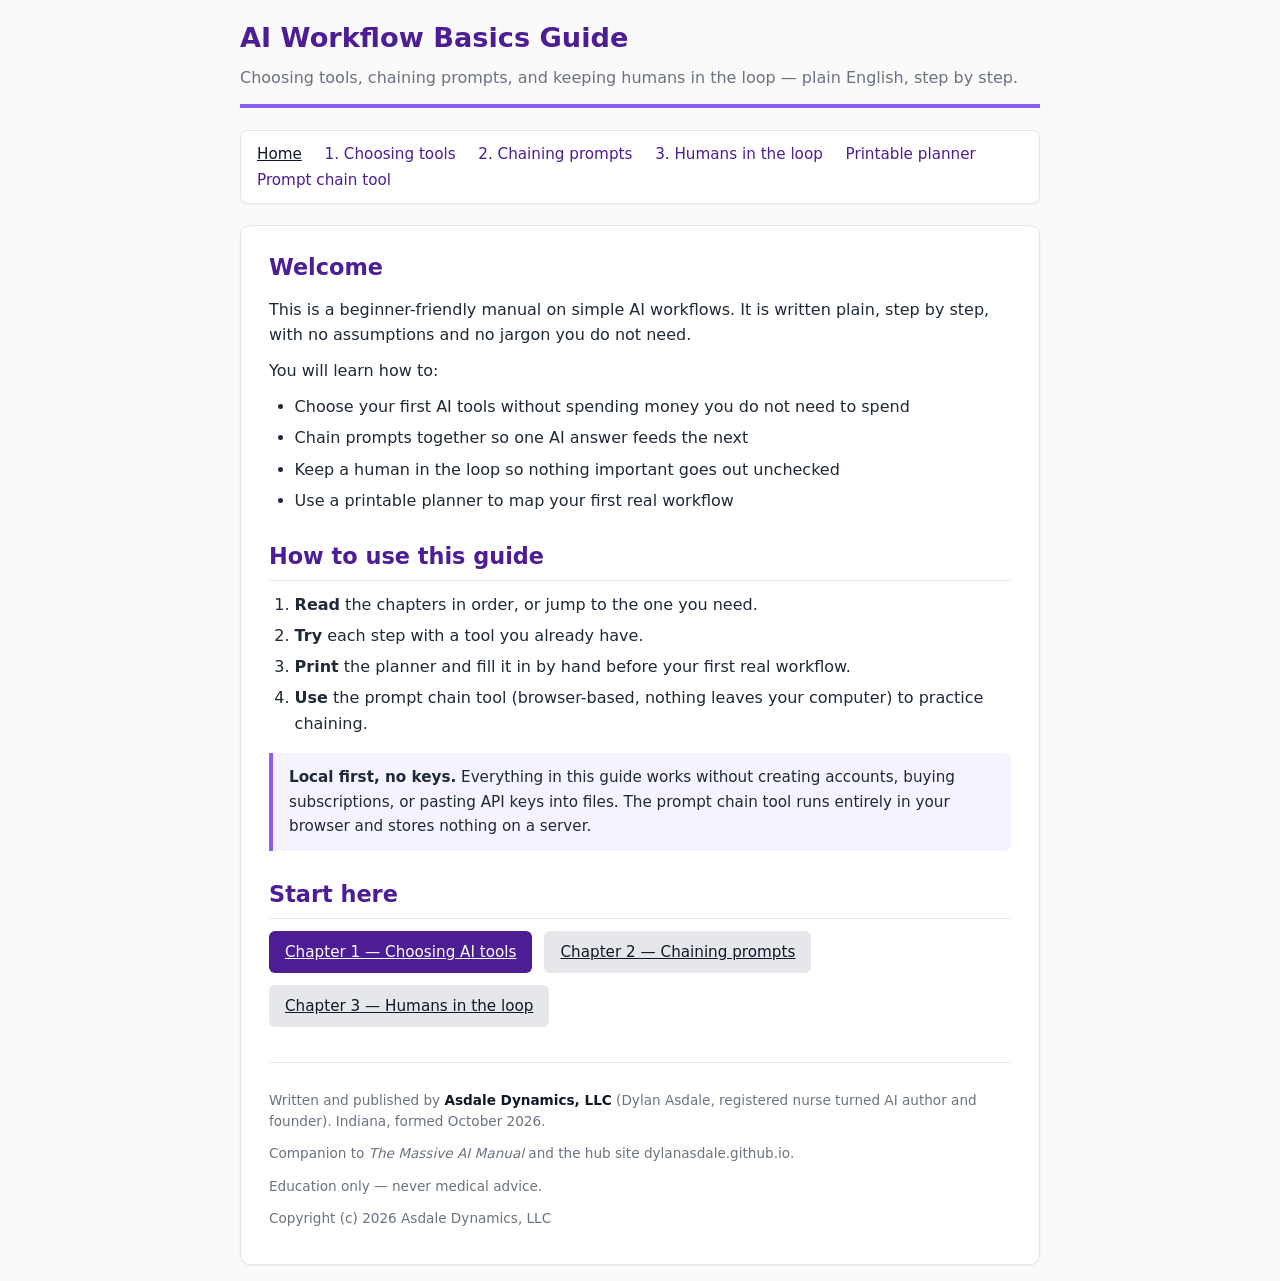
<file: site/index.html>
<!DOCTYPE html>
<html lang="en">
<head>
<meta charset="UTF-8">
<meta name="viewport" content="width=device-width, initial-scale=1.0">
<title>AI Workflow Basics Guide — Asdale Dynamics, LLC</title>
<link rel="stylesheet" href="style.css">
</head>
<body>
<header>
  <h1>AI Workflow Basics Guide</h1>
  <p class="tagline">Choosing tools, chaining prompts, and keeping humans in the loop — plain English, step by step.</p>
</header>
<nav>
  <a href="index.html" class="active">Home</a>
  <a href="choosing-tools.html">1. Choosing tools</a>
  <a href="chaining-prompts.html">2. Chaining prompts</a>
  <a href="humans-in-the-loop.html">3. Humans in the loop</a>
  <a href="planner.html">Printable planner</a>
  <a href="tools/prompt-chain.html">Prompt chain tool</a>
</nav>
<main>
  <h2>Welcome</h2>
  <p>This is a beginner-friendly manual on simple AI workflows. It is written plain,
  step by step, with no assumptions and no jargon you do not need.</p>
  <p>You will learn how to:</p>
  <ul>
    <li>Choose your first AI tools without spending money you do not need to spend</li>
    <li>Chain prompts together so one AI answer feeds the next</li>
    <li>Keep a human in the loop so nothing important goes out unchecked</li>
    <li>Use a printable planner to map your first real workflow</li>
  </ul>

  <h2>How to use this guide</h2>
  <ol>
    <li><strong>Read</strong> the chapters in order, or jump to the one you need.</li>
    <li><strong>Try</strong> each step with a tool you already have.</li>
    <li><strong>Print</strong> the planner and fill it in by hand before your first real workflow.</li>
    <li><strong>Use</strong> the prompt chain tool (browser-based, nothing leaves your computer) to practice chaining.</li>
  </ol>

  <div class="callout">
    <strong>Local first, no keys.</strong> Everything in this guide works without creating accounts,
    buying subscriptions, or pasting API keys into files. The prompt chain tool runs entirely in your
    browser and stores nothing on a server.
  </div>

  <h2>Start here</h2>
  <div class="row">
    <a href="choosing-tools.html" class="btn">Chapter 1 — Choosing AI tools</a>
    <a href="chaining-prompts.html" class="btn secondary">Chapter 2 — Chaining prompts</a>
    <a href="humans-in-the-loop.html" class="btn secondary">Chapter 3 — Humans in the loop</a>
  </div>

  <div class="credit">
    <p>Written and published by <strong>Asdale Dynamics, LLC</strong> (Dylan Asdale, registered nurse turned AI author and founder). Indiana, formed October 2026.</p>
    <p>Companion to <em>The Massive AI Manual</em> and the hub site dylanasdale.github.io.</p>
    <p>Education only — never medical advice.</p>
    <p>Copyright (c) 2026 Asdale Dynamics, LLC</p>
  </div>
</main>
</body>
</html>
</file>
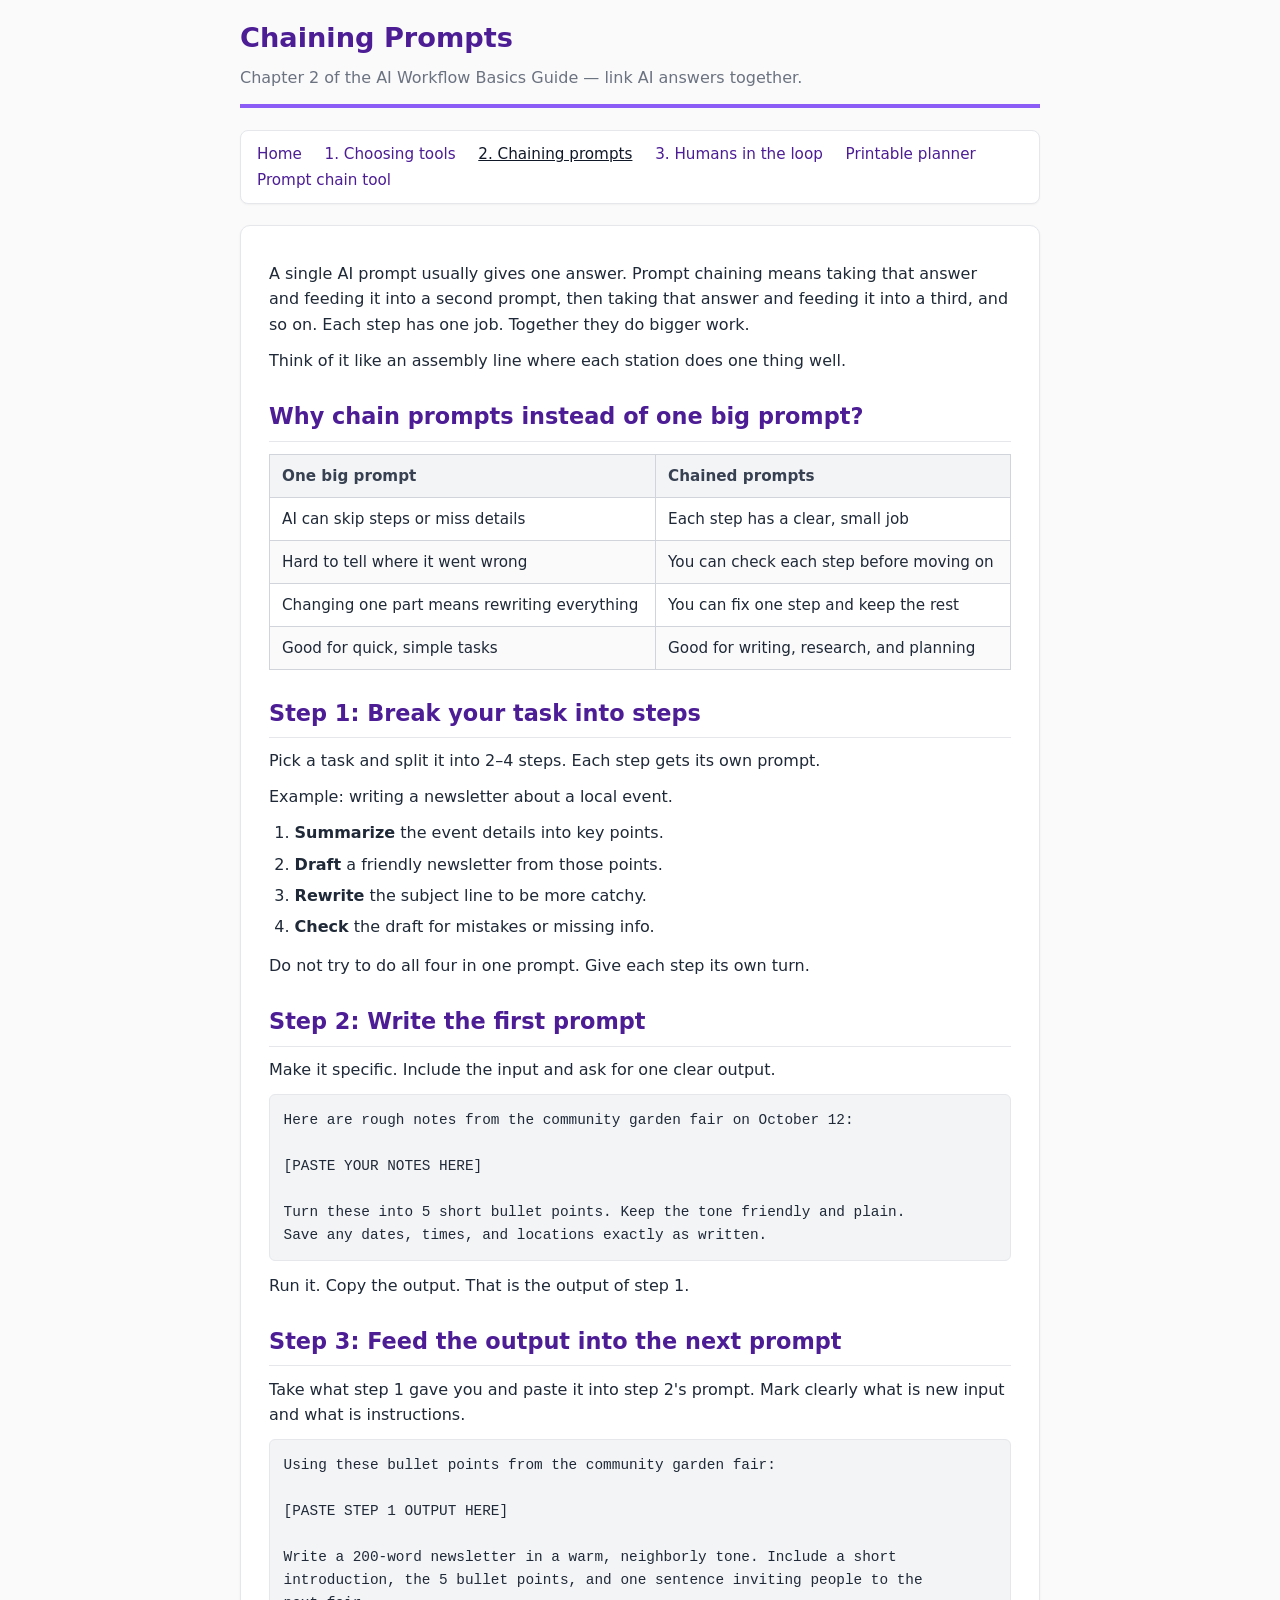
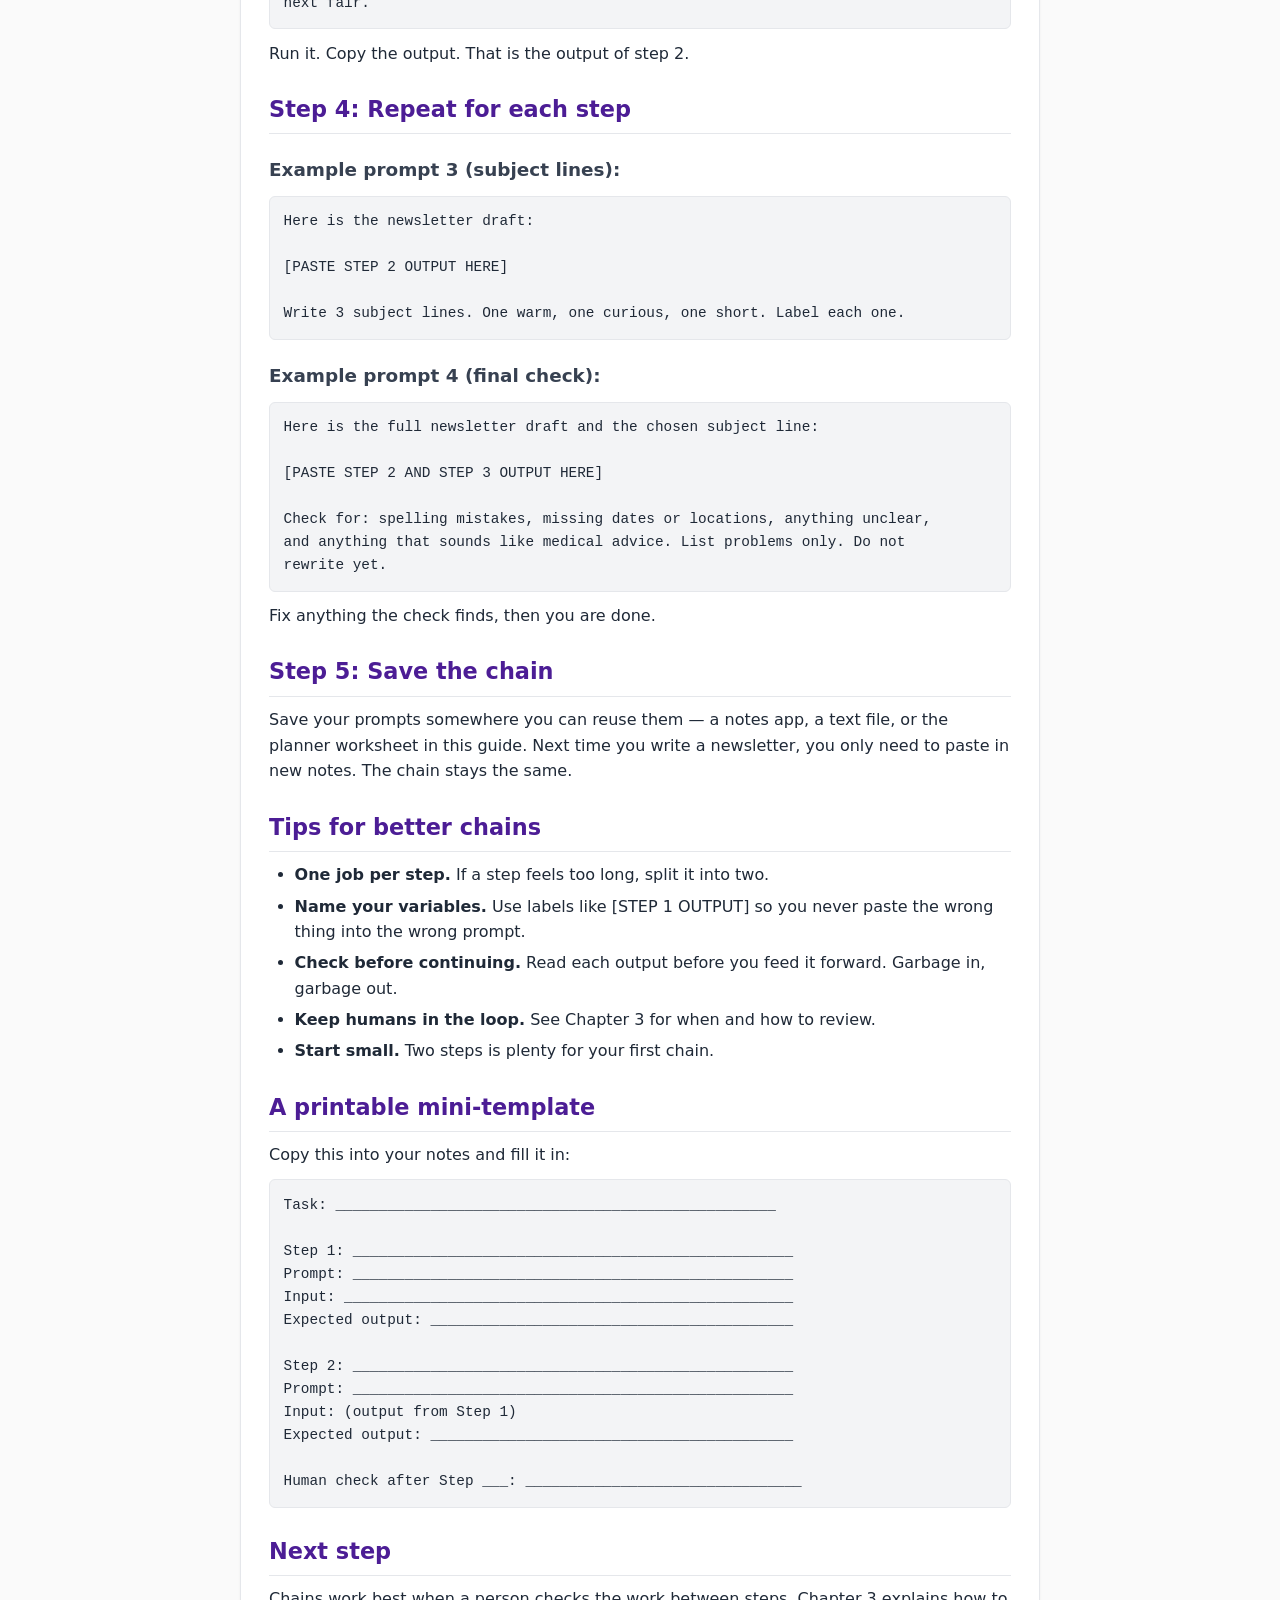
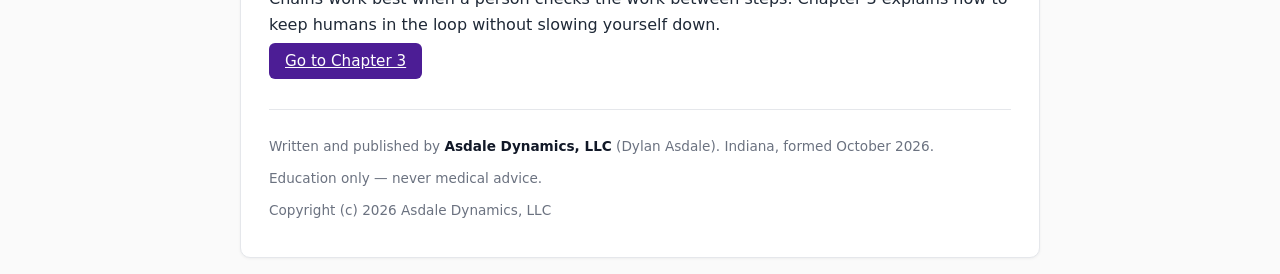
<file: site/chaining-prompts.html>
<!DOCTYPE html>
<html lang="en">
<head>
<meta charset="UTF-8">
<meta name="viewport" content="width=device-width, initial-scale=1.0">
<title>2. Chaining Prompts — Asdale Dynamics, LLC</title>
<link rel="stylesheet" href="style.css">
</head>
<body>
<header>
  <h1>Chaining Prompts</h1>
  <p class="tagline">Chapter 2 of the AI Workflow Basics Guide — link AI answers together.</p>
</header>
<nav>
  <a href="index.html">Home</a>
  <a href="choosing-tools.html">1. Choosing tools</a>
  <a href="chaining-prompts.html" class="active">2. Chaining prompts</a>
  <a href="humans-in-the-loop.html">3. Humans in the loop</a>
  <a href="planner.html">Printable planner</a>
  <a href="tools/prompt-chain.html">Prompt chain tool</a>
</nav>
<main>
  <p>A single AI prompt usually gives one answer. Prompt chaining means taking that
  answer and feeding it into a second prompt, then taking that answer and feeding
  it into a third, and so on. Each step has one job. Together they do bigger work.</p>
  <p>Think of it like an assembly line where each station does one thing well.</p>

  <h2>Why chain prompts instead of one big prompt?</h2>
  <table>
    <thead>
      <tr><th>One big prompt</th><th>Chained prompts</th></tr>
    </thead>
    <tbody>
      <tr><td>AI can skip steps or miss details</td><td>Each step has a clear, small job</td></tr>
      <tr><td>Hard to tell where it went wrong</td><td>You can check each step before moving on</td></tr>
      <tr><td>Changing one part means rewriting everything</td><td>You can fix one step and keep the rest</td></tr>
      <tr><td>Good for quick, simple tasks</td><td>Good for writing, research, and planning</td></tr>
    </tbody>
  </table>

  <h2>Step 1: Break your task into steps</h2>
  <p>Pick a task and split it into 2–4 steps. Each step gets its own prompt.</p>
  <p>Example: writing a newsletter about a local event.</p>
  <ol>
    <li><strong>Summarize</strong> the event details into key points.</li>
    <li><strong>Draft</strong> a friendly newsletter from those points.</li>
    <li><strong>Rewrite</strong> the subject line to be more catchy.</li>
    <li><strong>Check</strong> the draft for mistakes or missing info.</li>
  </ol>
  <p>Do not try to do all four in one prompt. Give each step its own turn.</p>

  <h2>Step 2: Write the first prompt</h2>
  <p>Make it specific. Include the input and ask for one clear output.</p>
  <pre>Here are rough notes from the community garden fair on October 12:

[PASTE YOUR NOTES HERE]

Turn these into 5 short bullet points. Keep the tone friendly and plain.
Save any dates, times, and locations exactly as written.</pre>
  <p>Run it. Copy the output. That is the output of step 1.</p>

  <h2>Step 3: Feed the output into the next prompt</h2>
  <p>Take what step 1 gave you and paste it into step 2's prompt. Mark clearly what
  is new input and what is instructions.</p>
  <pre>Using these bullet points from the community garden fair:

[PASTE STEP 1 OUTPUT HERE]

Write a 200-word newsletter in a warm, neighborly tone. Include a short
introduction, the 5 bullet points, and one sentence inviting people to the
next fair.</pre>
  <p>Run it. Copy the output. That is the output of step 2.</p>

  <h2>Step 4: Repeat for each step</h2>
  <h3>Example prompt 3 (subject lines):</h3>
  <pre>Here is the newsletter draft:

[PASTE STEP 2 OUTPUT HERE]

Write 3 subject lines. One warm, one curious, one short. Label each one.</pre>
  <h3>Example prompt 4 (final check):</h3>
  <pre>Here is the full newsletter draft and the chosen subject line:

[PASTE STEP 2 AND STEP 3 OUTPUT HERE]

Check for: spelling mistakes, missing dates or locations, anything unclear,
and anything that sounds like medical advice. List problems only. Do not
rewrite yet.</pre>
  <p>Fix anything the check finds, then you are done.</p>

  <h2>Step 5: Save the chain</h2>
  <p>Save your prompts somewhere you can reuse them — a notes app, a text file, or
  the planner worksheet in this guide. Next time you write a newsletter, you
  only need to paste in new notes. The chain stays the same.</p>

  <h2>Tips for better chains</h2>
  <ul>
    <li><strong>One job per step.</strong> If a step feels too long, split it into two.</li>
    <li><strong>Name your variables.</strong> Use labels like [STEP 1 OUTPUT] so you never
    paste the wrong thing into the wrong prompt.</li>
    <li><strong>Check before continuing.</strong> Read each output before you feed it forward.
    Garbage in, garbage out.</li>
    <li><strong>Keep humans in the loop.</strong> See Chapter 3 for when and how to review.</li>
    <li><strong>Start small.</strong> Two steps is plenty for your first chain.</li>
  </ul>

  <h2>A printable mini-template</h2>
  <p>Copy this into your notes and fill it in:</p>
  <pre>Task: ___________________________________________________

Step 1: ___________________________________________________
Prompt: ___________________________________________________
Input: ____________________________________________________
Expected output: __________________________________________

Step 2: ___________________________________________________
Prompt: ___________________________________________________
Input: (output from Step 1)
Expected output: __________________________________________

Human check after Step ___: ________________________________</pre>

  <h2>Next step</h2>
  <p>Chains work best when a person checks the work between steps. Chapter 3
  explains how to keep humans in the loop without slowing yourself down.</p>
  <a href="humans-in-the-loop.html" class="btn">Go to Chapter 3</a>

  <div class="credit">
    <p>Written and published by <strong>Asdale Dynamics, LLC</strong> (Dylan Asdale). Indiana, formed October 2026.</p>
    <p>Education only — never medical advice.</p>
    <p>Copyright (c) 2026 Asdale Dynamics, LLC</p>
  </div>
</main>
</body>
</html>
</file>
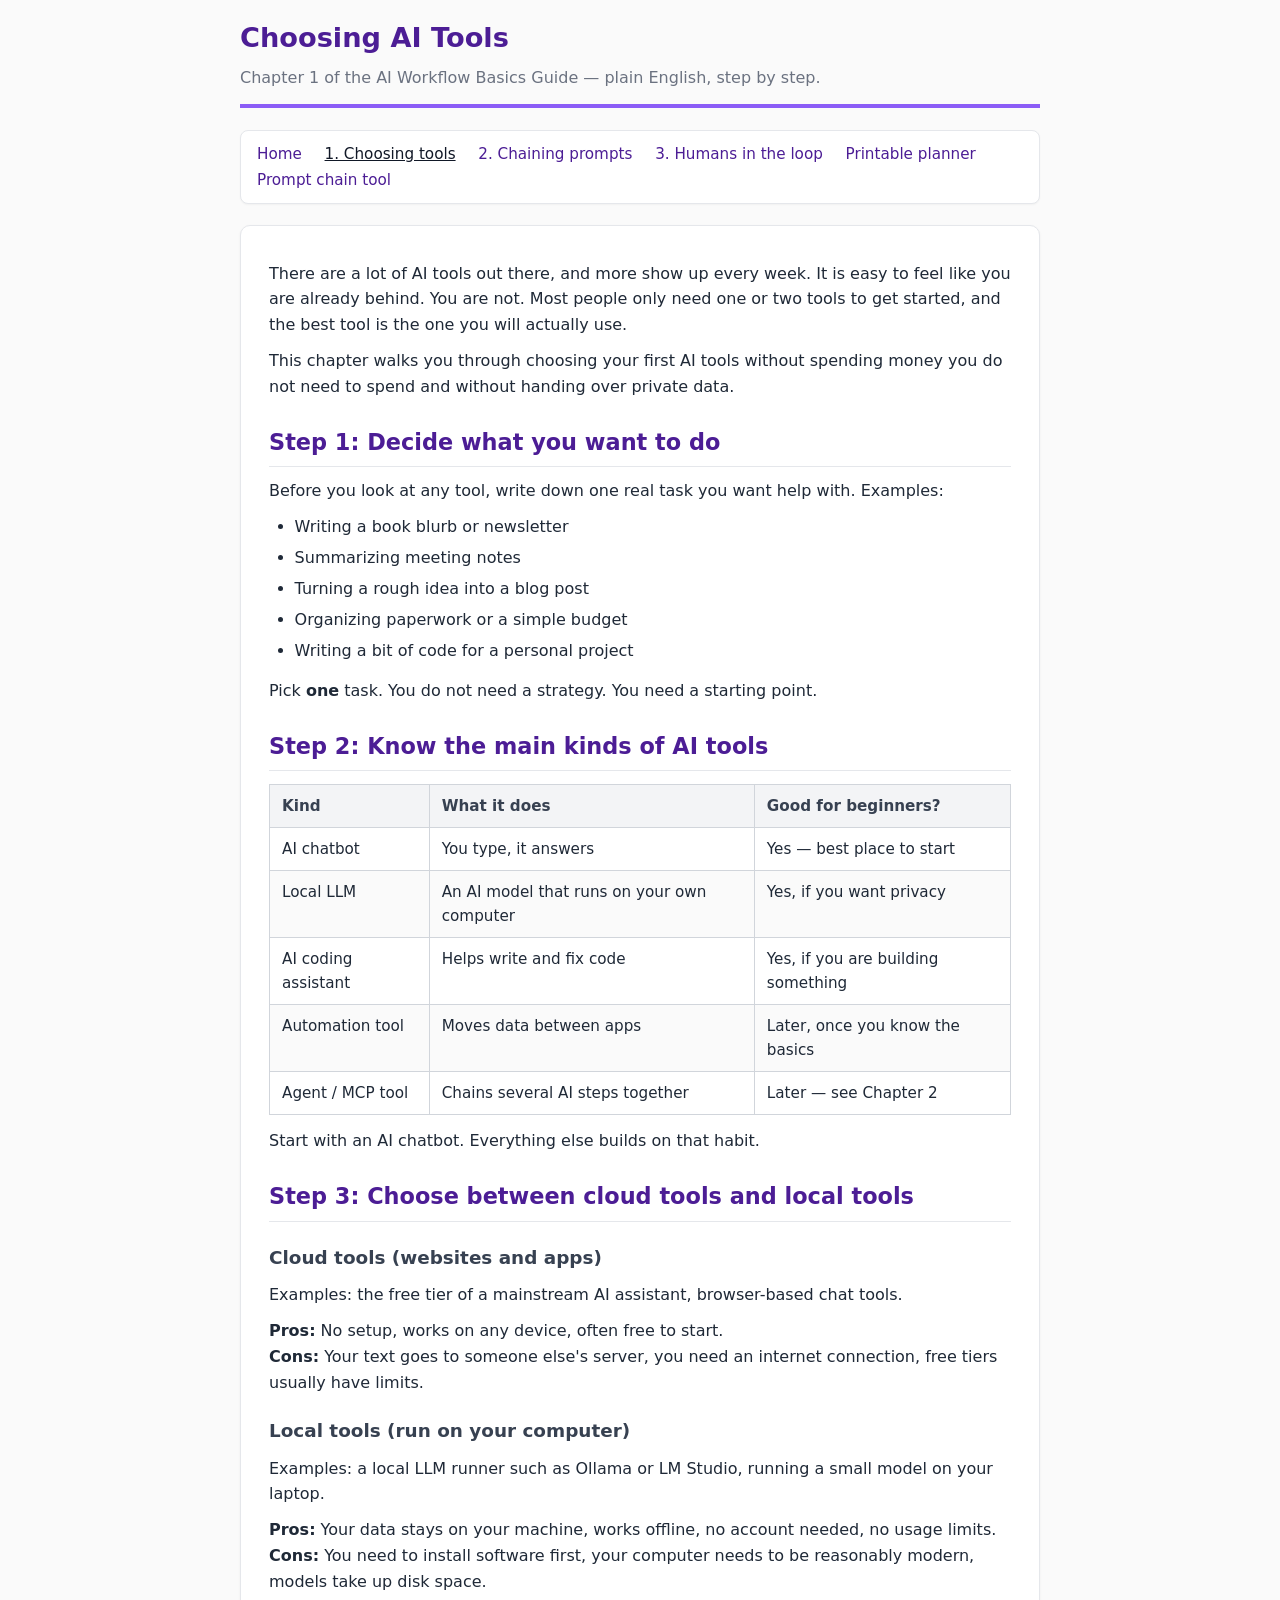
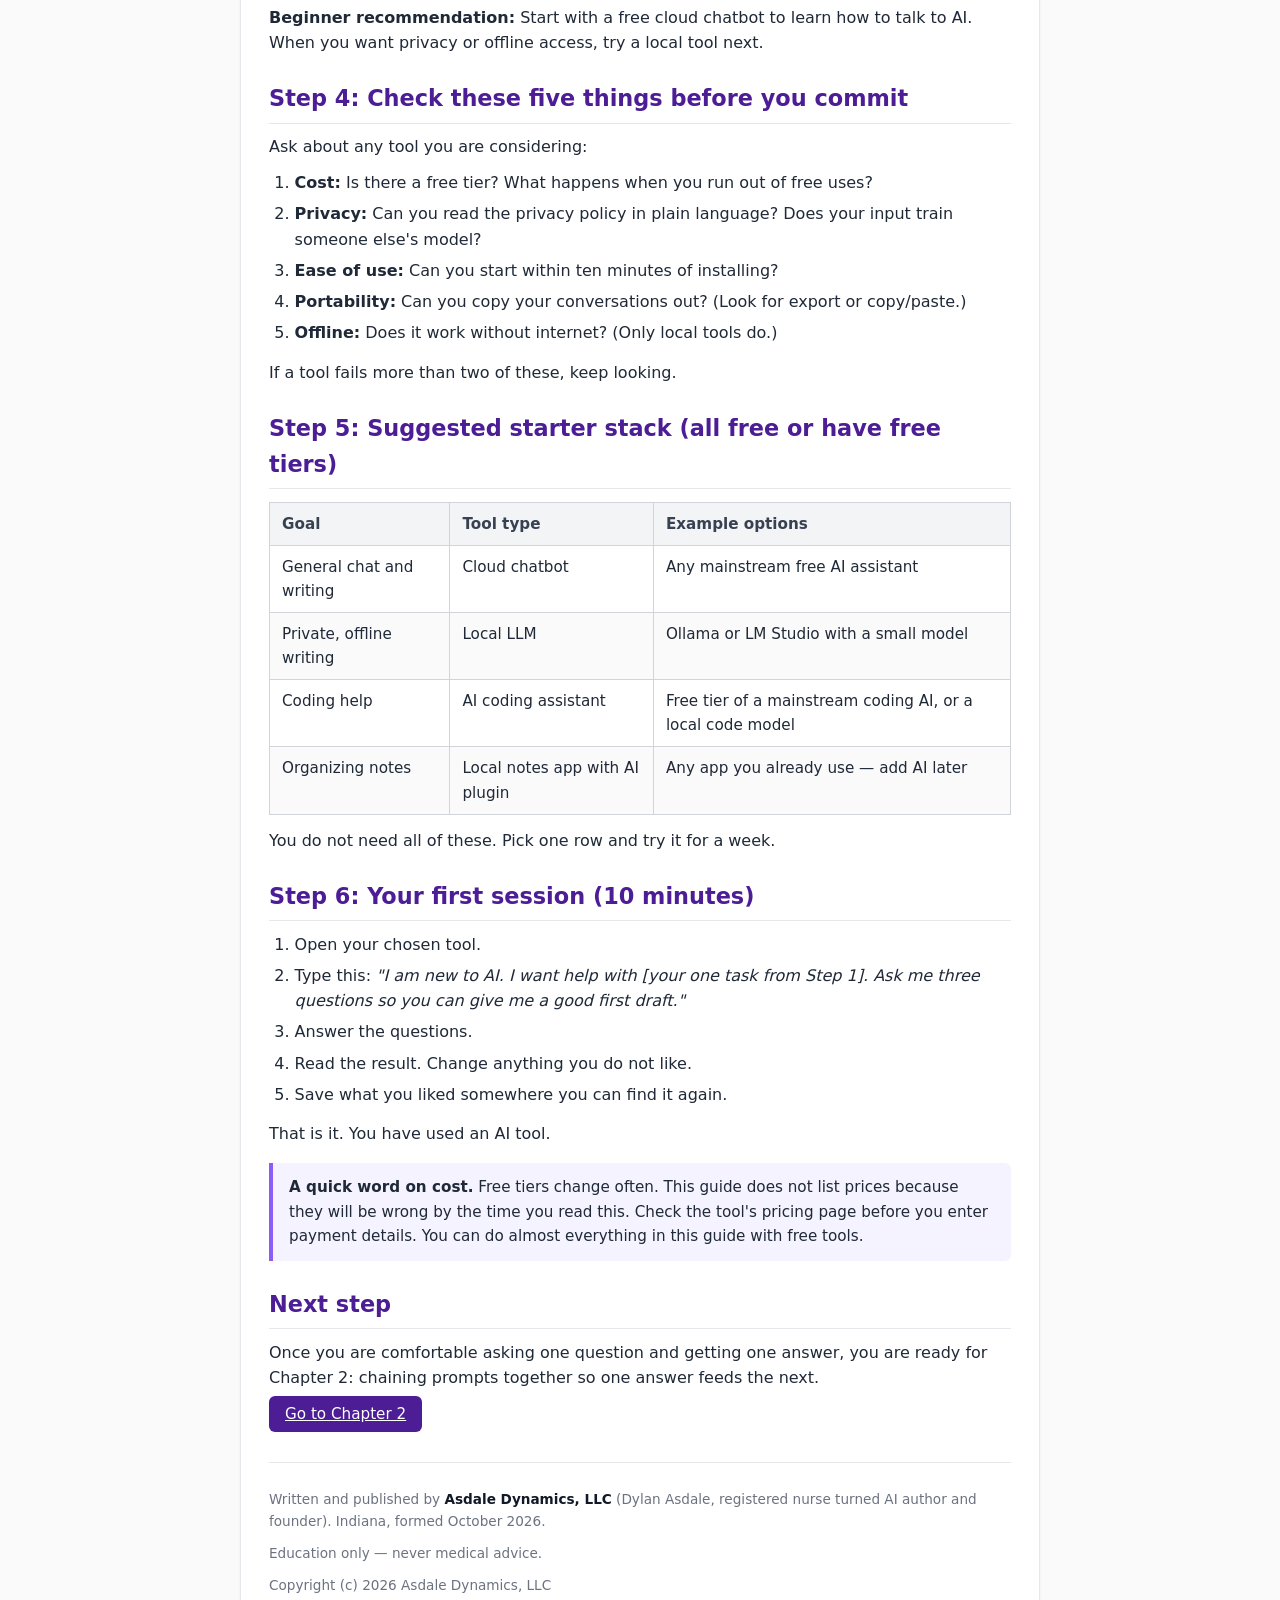
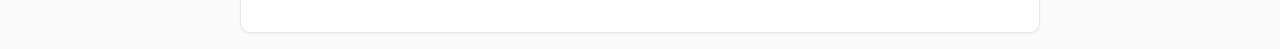
<file: site/choosing-tools.html>
<!DOCTYPE html>
<html lang="en">
<head>
<meta charset="UTF-8">
<meta name="viewport" content="width=device-width, initial-scale=1.0">
<title>1. Choosing AI Tools — Asdale Dynamics, LLC</title>
<link rel="stylesheet" href="style.css">
</head>
<body>
<header>
  <h1>Choosing AI Tools</h1>
  <p class="tagline">Chapter 1 of the AI Workflow Basics Guide — plain English, step by step.</p>
</header>
<nav>
  <a href="index.html">Home</a>
  <a href="choosing-tools.html" class="active">1. Choosing tools</a>
  <a href="chaining-prompts.html">2. Chaining prompts</a>
  <a href="humans-in-the-loop.html">3. Humans in the loop</a>
  <a href="planner.html">Printable planner</a>
  <a href="tools/prompt-chain.html">Prompt chain tool</a>
</nav>
<main>
  <p>There are a lot of AI tools out there, and more show up every week. It is easy
  to feel like you are already behind. You are not. Most people only need one or
  two tools to get started, and the best tool is the one you will actually use.</p>
  <p>This chapter walks you through choosing your first AI tools without spending
  money you do not need to spend and without handing over private data.</p>

  <h2>Step 1: Decide what you want to do</h2>
  <p>Before you look at any tool, write down one real task you want help with.
  Examples:</p>
  <ul>
    <li>Writing a book blurb or newsletter</li>
    <li>Summarizing meeting notes</li>
    <li>Turning a rough idea into a blog post</li>
    <li>Organizing paperwork or a simple budget</li>
    <li>Writing a bit of code for a personal project</li>
  </ul>
  <p>Pick <strong>one</strong> task. You do not need a strategy. You need a starting point.</p>

  <h2>Step 2: Know the main kinds of AI tools</h2>
  <table>
    <thead>
      <tr><th>Kind</th><th>What it does</th><th>Good for beginners?</th></tr>
    </thead>
    <tbody>
      <tr><td>AI chatbot</td><td>You type, it answers</td><td>Yes — best place to start</td></tr>
      <tr><td>Local LLM</td><td>An AI model that runs on your own computer</td><td>Yes, if you want privacy</td></tr>
      <tr><td>AI coding assistant</td><td>Helps write and fix code</td><td>Yes, if you are building something</td></tr>
      <tr><td>Automation tool</td><td>Moves data between apps</td><td>Later, once you know the basics</td></tr>
      <tr><td>Agent / MCP tool</td><td>Chains several AI steps together</td><td>Later — see Chapter 2</td></tr>
    </tbody>
  </table>
  <p>Start with an AI chatbot. Everything else builds on that habit.</p>

  <h2>Step 3: Choose between cloud tools and local tools</h2>
  <h3>Cloud tools (websites and apps)</h3>
  <p>Examples: the free tier of a mainstream AI assistant, browser-based chat tools.</p>
  <p><strong>Pros:</strong> No setup, works on any device, often free to start.<br>
  <strong>Cons:</strong> Your text goes to someone else's server, you need an internet
  connection, free tiers usually have limits.</p>
  <h3>Local tools (run on your computer)</h3>
  <p>Examples: a local LLM runner such as Ollama or LM Studio, running a small model
  on your laptop.</p>
  <p><strong>Pros:</strong> Your data stays on your machine, works offline, no account needed,
  no usage limits.<br>
  <strong>Cons:</strong> You need to install software first, your computer needs to be
  reasonably modern, models take up disk space.</p>
  <p><strong>Beginner recommendation:</strong> Start with a free cloud chatbot to learn how to
  talk to AI. When you want privacy or offline access, try a local tool next.</p>

  <h2>Step 4: Check these five things before you commit</h2>
  <p>Ask about any tool you are considering:</p>
  <ol>
    <li><strong>Cost:</strong> Is there a free tier? What happens when you run out of free uses?</li>
    <li><strong>Privacy:</strong> Can you read the privacy policy in plain language? Does your
    input train someone else's model?</li>
    <li><strong>Ease of use:</strong> Can you start within ten minutes of installing?</li>
    <li><strong>Portability:</strong> Can you copy your conversations out? (Look for export or
    copy/paste.)</li>
    <li><strong>Offline:</strong> Does it work without internet? (Only local tools do.)</li>
  </ol>
  <p>If a tool fails more than two of these, keep looking.</p>

  <h2>Step 5: Suggested starter stack (all free or have free tiers)</h2>
  <table>
    <thead>
      <tr><th>Goal</th><th>Tool type</th><th>Example options</th></tr>
    </thead>
    <tbody>
      <tr><td>General chat and writing</td><td>Cloud chatbot</td><td>Any mainstream free AI assistant</td></tr>
      <tr><td>Private, offline writing</td><td>Local LLM</td><td>Ollama or LM Studio with a small model</td></tr>
      <tr><td>Coding help</td><td>AI coding assistant</td><td>Free tier of a mainstream coding AI, or a local code model</td></tr>
      <tr><td>Organizing notes</td><td>Local notes app with AI plugin</td><td>Any app you already use — add AI later</td></tr>
    </tbody>
  </table>
  <p>You do not need all of these. Pick one row and try it for a week.</p>

  <h2>Step 6: Your first session (10 minutes)</h2>
  <ol>
    <li>Open your chosen tool.</li>
    <li>Type this: <em>"I am new to AI. I want help with [your one task from Step 1]. Ask me three questions so you can give me a good first draft."</em></li>
    <li>Answer the questions.</li>
    <li>Read the result. Change anything you do not like.</li>
    <li>Save what you liked somewhere you can find it again.</li>
  </ol>
  <p>That is it. You have used an AI tool.</p>

  <div class="callout">
    <strong>A quick word on cost.</strong> Free tiers change often. This guide does not list prices
    because they will be wrong by the time you read this. Check the tool's pricing page before you
    enter payment details. You can do almost everything in this guide with free tools.
  </div>

  <h2>Next step</h2>
  <p>Once you are comfortable asking one question and getting one answer, you are
  ready for Chapter 2: chaining prompts together so one answer feeds the next.</p>
  <a href="chaining-prompts.html" class="btn">Go to Chapter 2</a>

  <div class="credit">
    <p>Written and published by <strong>Asdale Dynamics, LLC</strong> (Dylan Asdale, registered nurse turned AI author and founder). Indiana, formed October 2026.</p>
    <p>Education only — never medical advice.</p>
    <p>Copyright (c) 2026 Asdale Dynamics, LLC</p>
  </div>
</main>
</body>
</html>
</file>
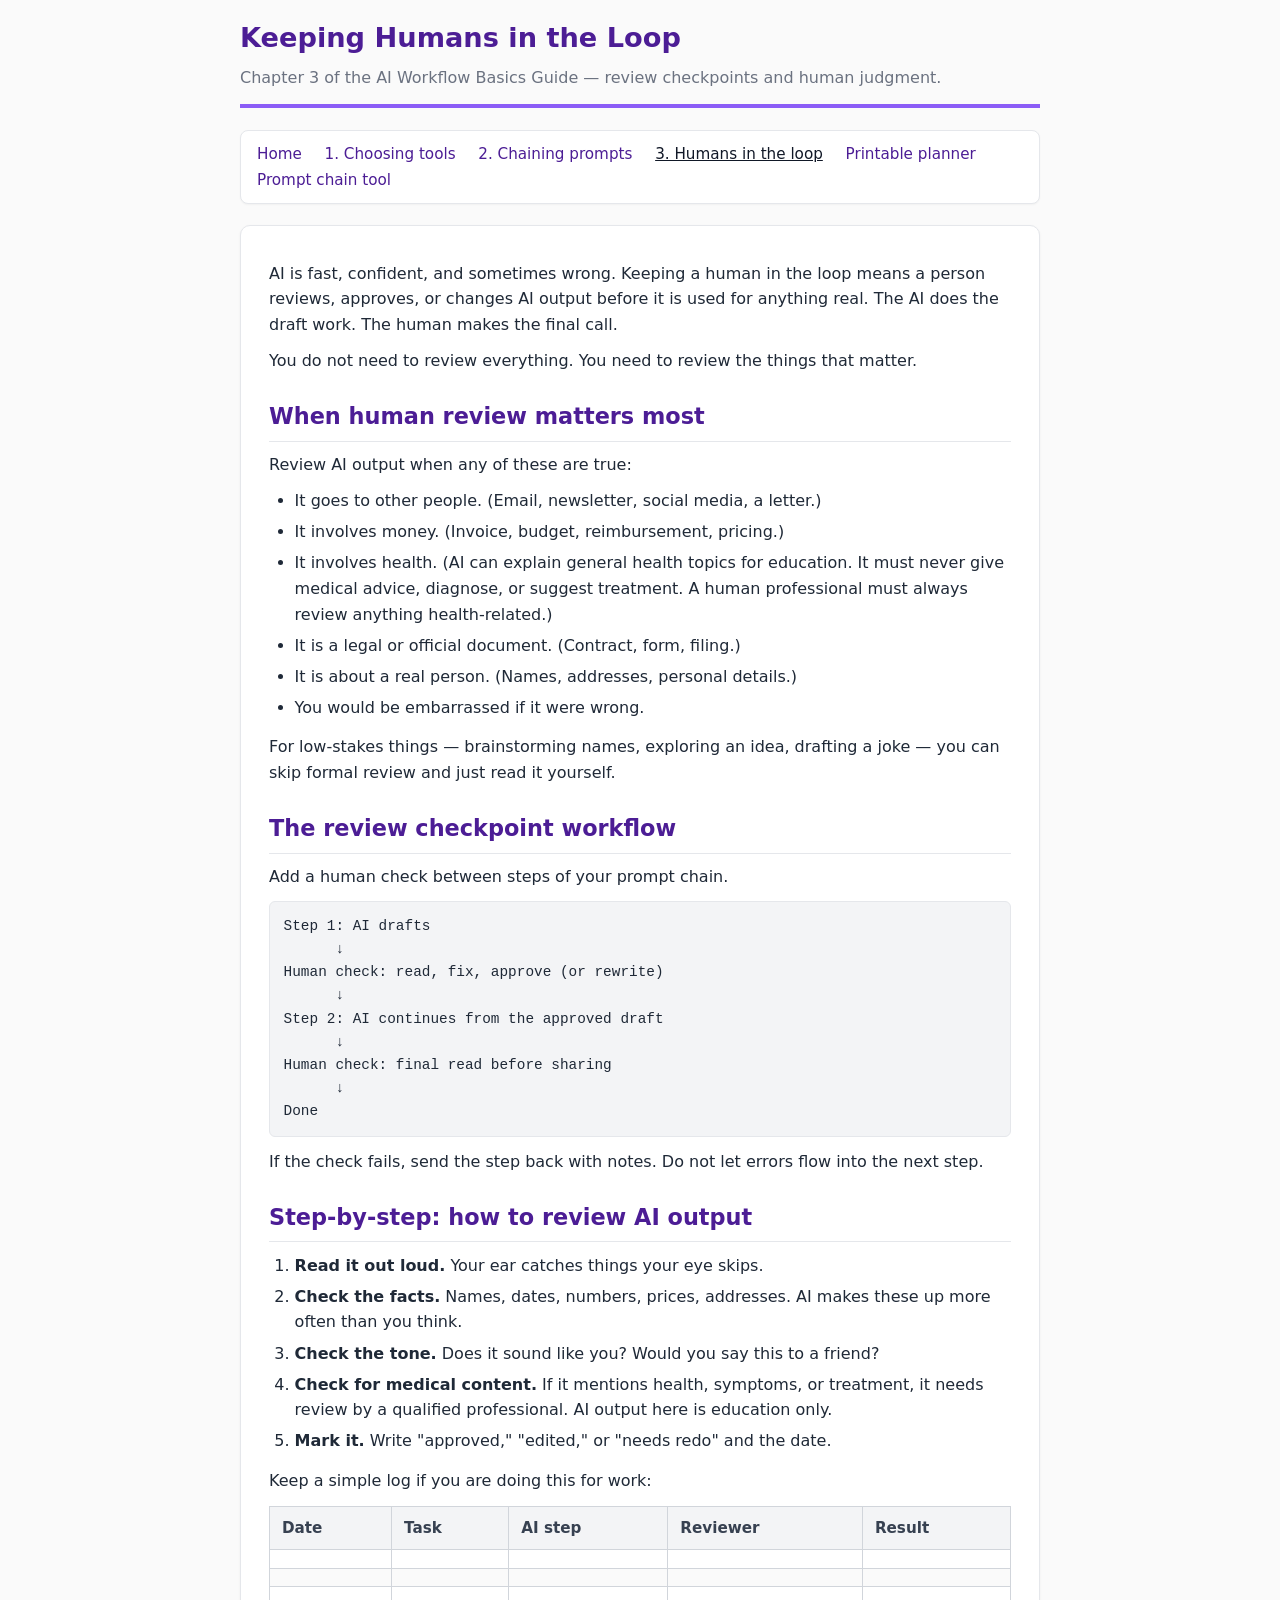
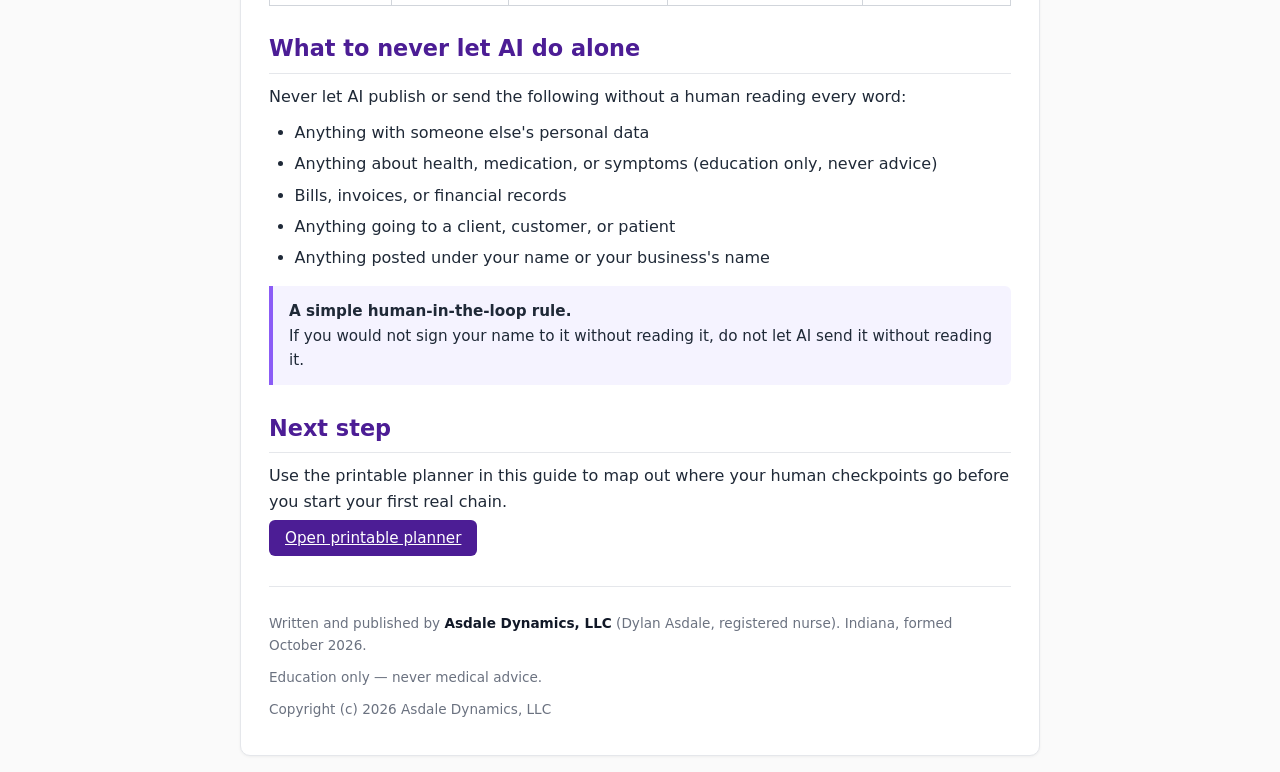
<file: site/humans-in-the-loop.html>
<!DOCTYPE html>
<html lang="en">
<head>
<meta charset="UTF-8">
<meta name="viewport" content="width=device-width, initial-scale=1.0">
<title>3. Humans in the Loop — Asdale Dynamics, LLC</title>
<link rel="stylesheet" href="style.css">
</head>
<body>
<header>
  <h1>Keeping Humans in the Loop</h1>
  <p class="tagline">Chapter 3 of the AI Workflow Basics Guide — review checkpoints and human judgment.</p>
</header>
<nav>
  <a href="index.html">Home</a>
  <a href="choosing-tools.html">1. Choosing tools</a>
  <a href="chaining-prompts.html">2. Chaining prompts</a>
  <a href="humans-in-the-loop.html" class="active">3. Humans in the loop</a>
  <a href="planner.html">Printable planner</a>
  <a href="tools/prompt-chain.html">Prompt chain tool</a>
</nav>
<main>
  <p>AI is fast, confident, and sometimes wrong. Keeping a human in the loop means a
  person reviews, approves, or changes AI output before it is used for anything real.
  The AI does the draft work. The human makes the final call.</p>
  <p>You do not need to review everything. You need to review the things that matter.</p>

  <h2>When human review matters most</h2>
  <p>Review AI output when any of these are true:</p>
  <ul>
    <li>It goes to other people. (Email, newsletter, social media, a letter.)</li>
    <li>It involves money. (Invoice, budget, reimbursement, pricing.)</li>
    <li>It involves health. (AI can explain general health topics for education.
    It must never give medical advice, diagnose, or suggest treatment. A human
    professional must always review anything health-related.)</li>
    <li>It is a legal or official document. (Contract, form, filing.)</li>
    <li>It is about a real person. (Names, addresses, personal details.)</li>
    <li>You would be embarrassed if it were wrong.</li>
  </ul>
  <p>For low-stakes things — brainstorming names, exploring an idea, drafting a
  joke — you can skip formal review and just read it yourself.</p>

  <h2>The review checkpoint workflow</h2>
  <p>Add a human check between steps of your prompt chain.</p>
  <pre>Step 1: AI drafts
      ↓
Human check: read, fix, approve (or rewrite)
      ↓
Step 2: AI continues from the approved draft
      ↓
Human check: final read before sharing
      ↓
Done</pre>
  <p>If the check fails, send the step back with notes. Do not let errors flow into
  the next step.</p>

  <h2>Step-by-step: how to review AI output</h2>
  <ol>
    <li><strong>Read it out loud.</strong> Your ear catches things your eye skips.</li>
    <li><strong>Check the facts.</strong> Names, dates, numbers, prices, addresses. AI makes
    these up more often than you think.</li>
    <li><strong>Check the tone.</strong> Does it sound like you? Would you say this to a friend?</li>
    <li><strong>Check for medical content.</strong> If it mentions health, symptoms, or treatment,
    it needs review by a qualified professional. AI output here is education only.</li>
    <li><strong>Mark it.</strong> Write "approved," "edited," or "needs redo" and the date.</li>
  </ol>
  <p>Keep a simple log if you are doing this for work:</p>
  <table>
    <thead>
      <tr><th>Date</th><th>Task</th><th>AI step</th><th>Reviewer</th><th>Result</th></tr>
    </thead>
    <tbody>
      <tr><td></td><td></td><td></td><td></td><td></td></tr>
      <tr><td></td><td></td><td></td><td></td><td></td></tr>
      <tr><td></td><td></td><td></td><td></td><td></td></tr>
    </tbody>
  </table>

  <h2>What to never let AI do alone</h2>
  <p>Never let AI publish or send the following without a human reading every word:</p>
  <ul>
    <li>Anything with someone else's personal data</li>
    <li>Anything about health, medication, or symptoms (education only, never advice)</li>
    <li>Bills, invoices, or financial records</li>
    <li>Anything going to a client, customer, or patient</li>
    <li>Anything posted under your name or your business's name</li>
  </ul>

  <div class="callout">
    <strong>A simple human-in-the-loop rule.</strong><br>
    If you would not sign your name to it without reading it, do not let AI
    send it without reading it.
  </div>

  <h2>Next step</h2>
  <p>Use the printable planner in this guide to map out where your human checkpoints
  go before you start your first real chain.</p>
  <a href="planner.html" class="btn">Open printable planner</a>

  <div class="credit">
    <p>Written and published by <strong>Asdale Dynamics, LLC</strong> (Dylan Asdale, registered nurse). Indiana, formed October 2026.</p>
    <p>Education only — never medical advice.</p>
    <p>Copyright (c) 2026 Asdale Dynamics, LLC</p>
  </div>
</main>
</body>
</html>
</file>
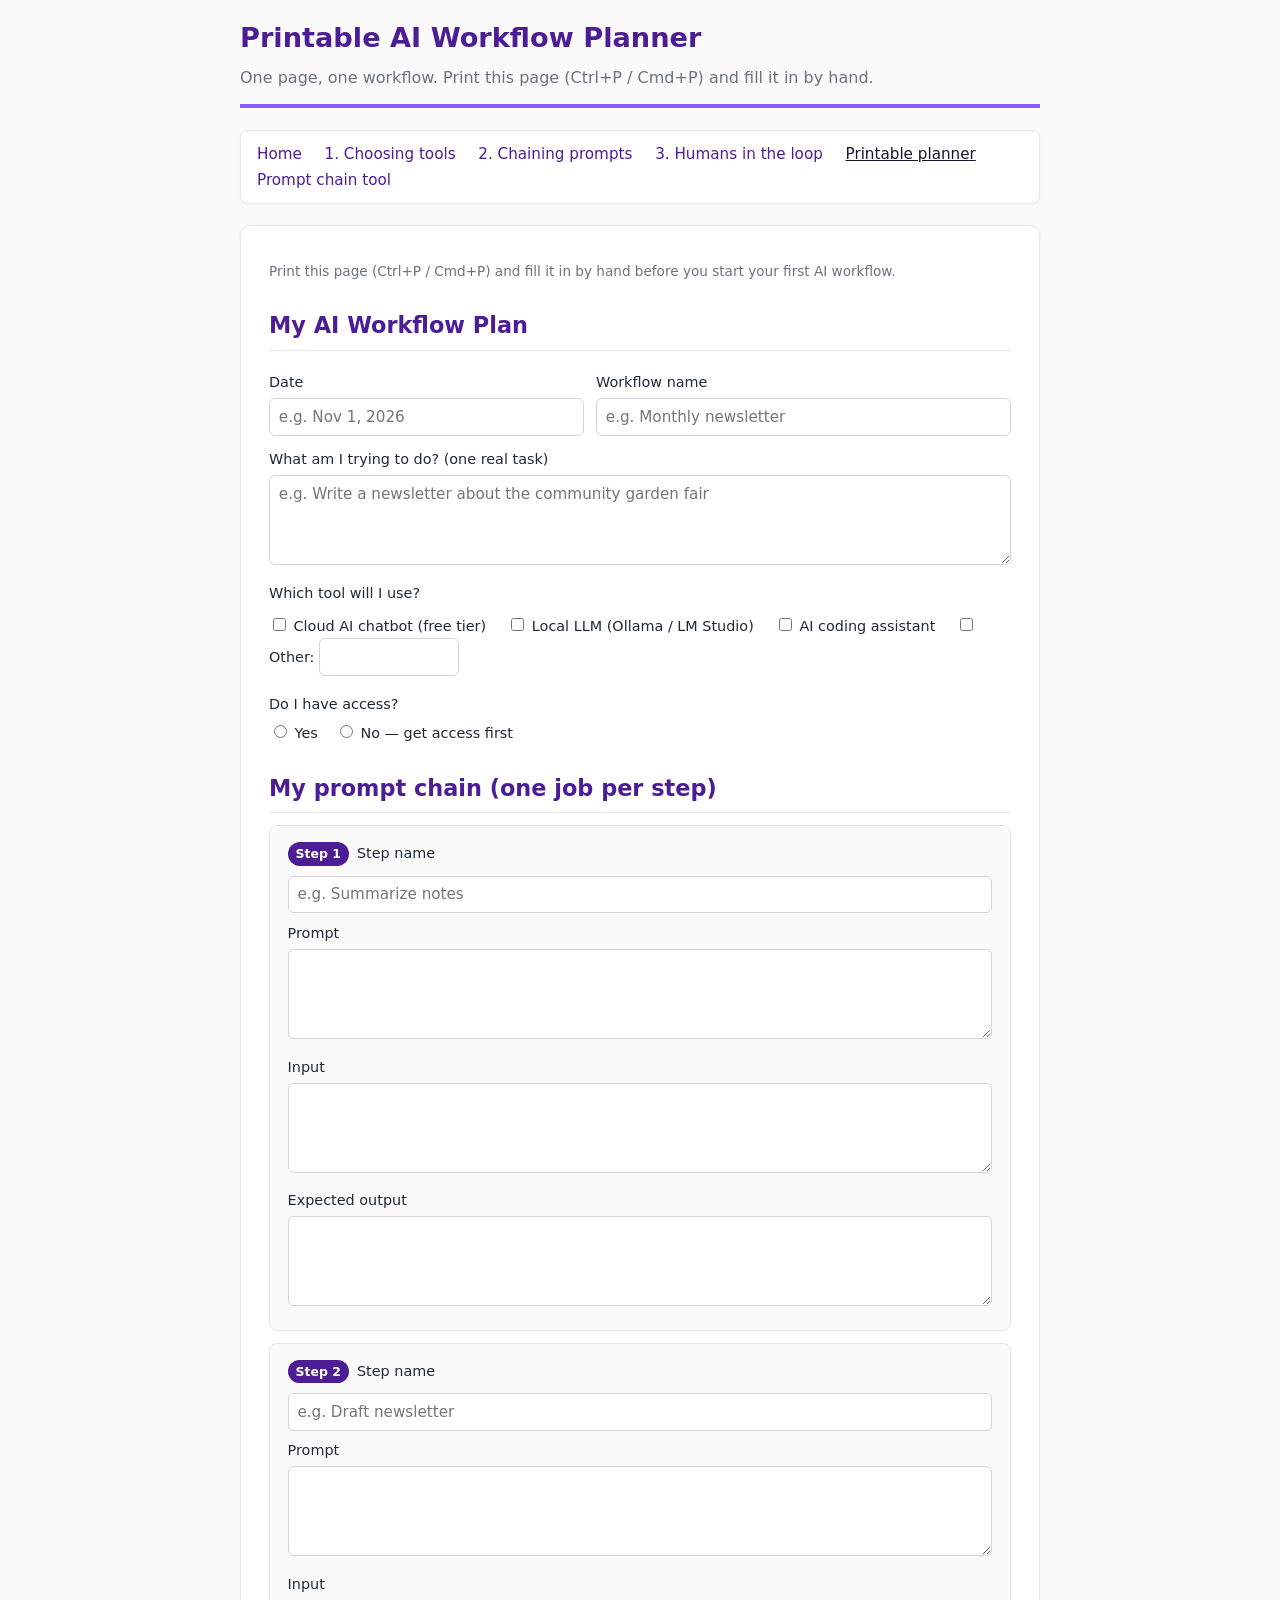
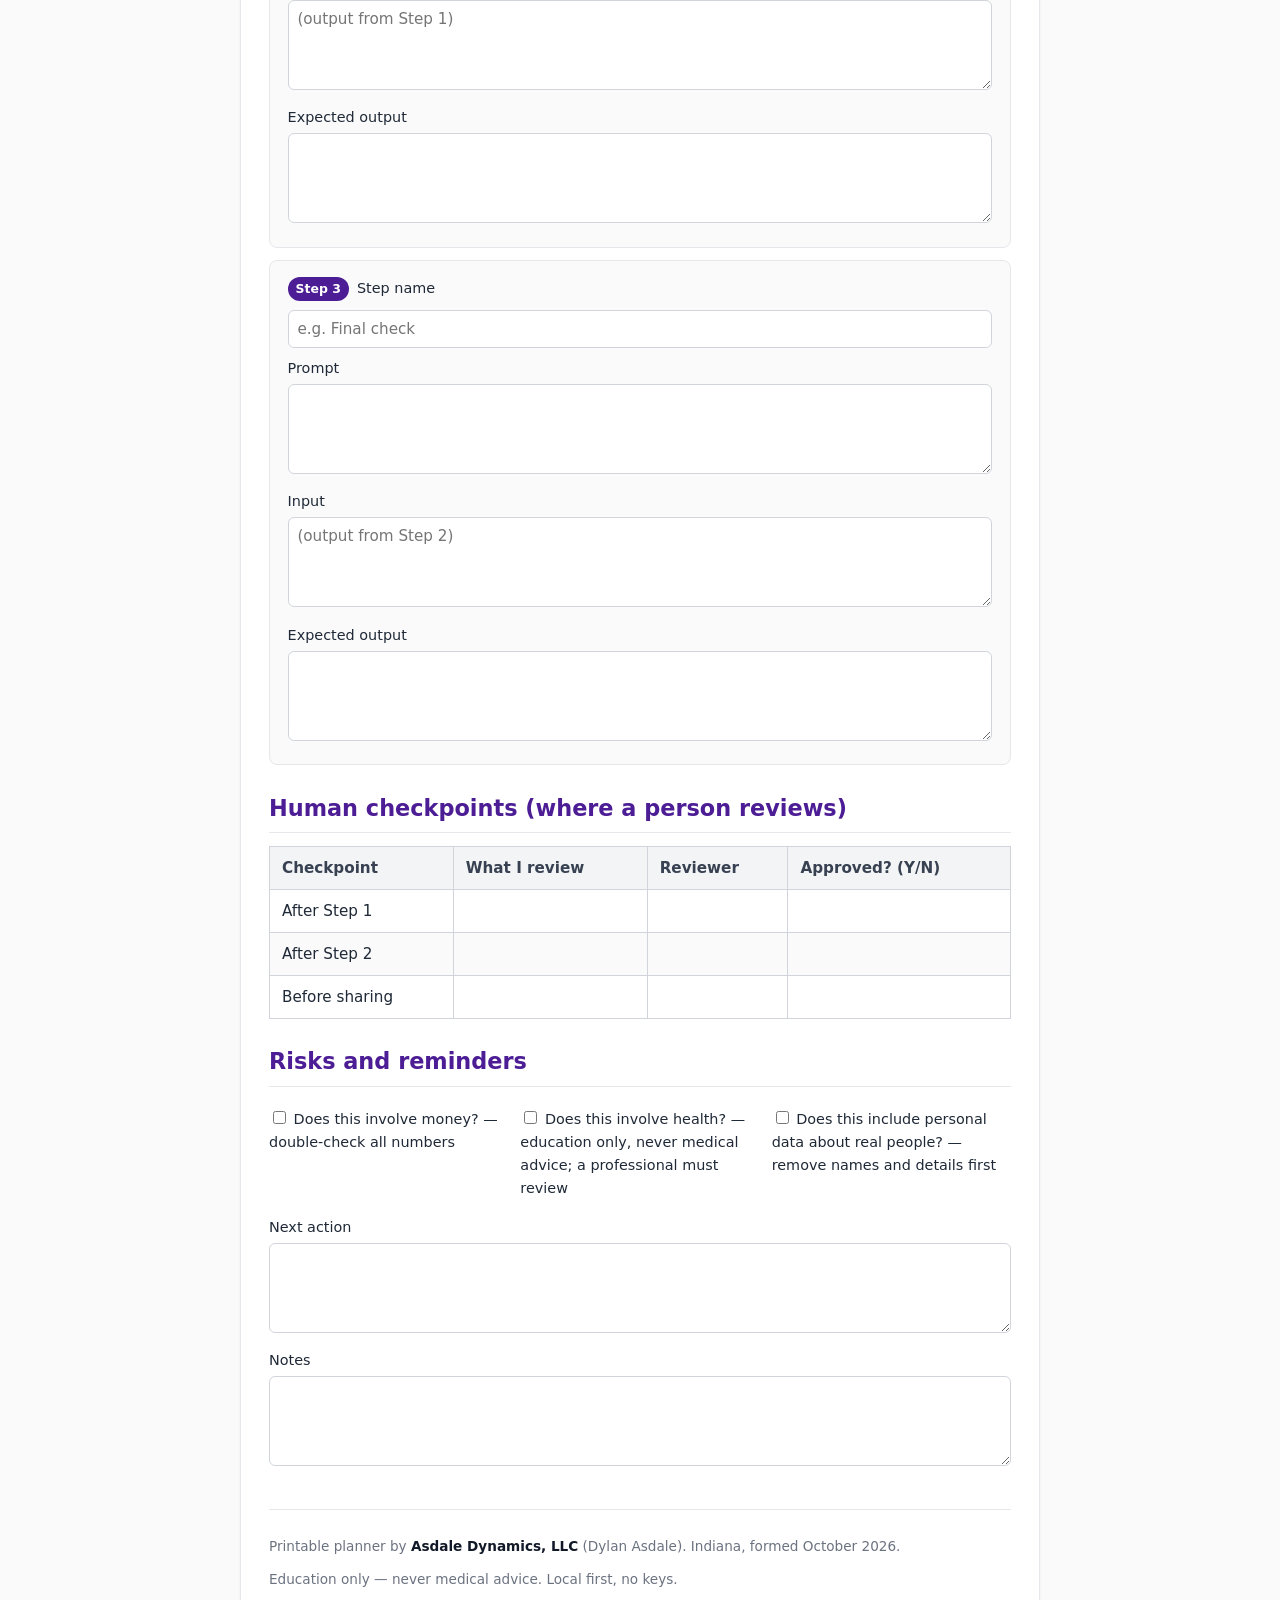
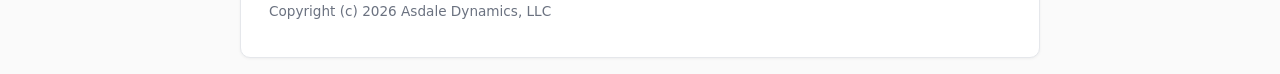
<file: site/planner.html>
<!DOCTYPE html>
<html lang="en">
<head>
<meta charset="UTF-8">
<meta name="viewport" content="width=device-width, initial-scale=1.0">
<title>Printable AI Workflow Planner — Asdale Dynamics, LLC</title>
<link rel="stylesheet" href="style.css">
<style>
  @media print {
    body { background: #ffffff; max-width: none; margin: 0; padding: 0; font-size: 10pt; }
    header, nav, .no-print { display: none !important; }
    main { border: none; box-shadow: none; padding: 0; }
    a { color: #111827; text-decoration: none; }
    .break { page-break-before: always; }
    table, .step-card, .callout { page-break-inside: avoid; }
    h2, h3 { page-break-after: avoid; }
  }
</style>
</head>
<body>
<header class="no-print">
  <h1>Printable AI Workflow Planner</h1>
  <p class="tagline">One page, one workflow. Print this page (Ctrl+P / Cmd+P) and fill it in by hand.</p>
</header>
<nav class="no-print">
  <a href="index.html">Home</a>
  <a href="choosing-tools.html">1. Choosing tools</a>
  <a href="chaining-prompts.html">2. Chaining prompts</a>
  <a href="humans-in-the-loop.html">3. Humans in the loop</a>
  <a href="planner.html" class="active">Printable planner</a>
  <a href="tools/prompt-chain.html">Prompt chain tool</a>
</nav>
<main>
  <p class="small no-print">Print this page (Ctrl+P / Cmd+P) and fill it in by hand before you start your first AI workflow.</p>

  <h2>My AI Workflow Plan</h2>
  <div class="row">
    <div style="flex:1 1 200px"><label>Date</label><input type="text" placeholder="e.g. Nov 1, 2026"></div>
    <div style="flex:1 1 300px"><label>Workflow name</label><input type="text" placeholder="e.g. Monthly newsletter"></div>
  </div>
  <label>What am I trying to do? (one real task)</label>
  <textarea rows="3" placeholder="e.g. Write a newsletter about the community garden fair"></textarea>

  <label>Which tool will I use?</label>
  <div style="margin:0.5rem 0">
    <label style="display:inline;margin-right:1rem"><input type="checkbox"> Cloud AI chatbot (free tier)</label>
    <label style="display:inline;margin-right:1rem"><input type="checkbox"> Local LLM (Ollama / LM Studio)</label>
    <label style="display:inline;margin-right:1rem"><input type="checkbox"> AI coding assistant</label>
    <label style="display:inline"><input type="checkbox"> Other: <input type="text" style="width:140px"></label>
  </div>
  <div class="row" style="margin-top:0.25rem">
    <div style="flex:1"><label>Do I have access?</label>
      <label style="display:inline"><input type="radio" name="access" value="yes"> Yes</label>
      <label style="display:inline;margin-left:0.75rem"><input type="radio" name="access" value="no"> No — get access first</label>
    </div>
  </div>

  <h2>My prompt chain (one job per step)</h2>
  <div class="step-card">
    <div class="step-head"><span class="step-badge">Step 1</span><label style="margin:0">Step name</label></div>
    <input type="text" class="step-name" placeholder="e.g. Summarize notes">
    <label>Prompt</label>
    <textarea rows="2"></textarea>
    <label>Input</label>
    <textarea rows="2"></textarea>
    <label>Expected output</label>
    <textarea rows="2"></textarea>
  </div>
  <div class="step-card">
    <div class="step-head"><span class="step-badge">Step 2</span><label style="margin:0">Step name</label></div>
    <input type="text" class="step-name" placeholder="e.g. Draft newsletter">
    <label>Prompt</label>
    <textarea rows="2"></textarea>
    <label>Input</label>
    <textarea rows="2" placeholder="(output from Step 1)"></textarea>
    <label>Expected output</label>
    <textarea rows="2"></textarea>
  </div>
  <div class="step-card">
    <div class="step-head"><span class="step-badge">Step 3</span><label style="margin:0">Step name</label></div>
    <input type="text" class="step-name" placeholder="e.g. Final check">
    <label>Prompt</label>
    <textarea rows="2"></textarea>
    <label>Input</label>
    <textarea rows="2" placeholder="(output from Step 2)"></textarea>
    <label>Expected output</label>
    <textarea rows="2"></textarea>
  </div>

  <h2>Human checkpoints (where a person reviews)</h2>
  <table>
    <thead>
      <tr><th>Checkpoint</th><th>What I review</th><th>Reviewer</th><th>Approved? (Y/N)</th></tr>
    </thead>
    <tbody>
      <tr><td>After Step 1</td><td></td><td></td><td></td></tr>
      <tr><td>After Step 2</td><td></td><td></td><td></td></tr>
      <tr><td>Before sharing</td><td></td><td></td><td></td></tr>
    </tbody>
  </table>

  <h2>Risks and reminders</h2>
  <div class="row">
    <div style="flex:1"><label style="display:block"><input type="checkbox"> Does this involve money? — double-check all numbers</label></div>
    <div style="flex:1"><label style="display:block"><input type="checkbox"> Does this involve health? — education only, never medical advice; a professional must review</label></div>
    <div style="flex:1"><label style="display:block"><input type="checkbox"> Does this include personal data about real people? — remove names and details first</label></div>
  </div>

  <label>Next action</label>
  <textarea rows="2"></textarea>

  <label>Notes</label>
  <textarea rows="3"></textarea>

  <div class="credit no-print">
    <p>Printable planner by <strong>Asdale Dynamics, LLC</strong> (Dylan Asdale). Indiana, formed October 2026.</p>
    <p>Education only — never medical advice. Local first, no keys.</p>
    <p>Copyright (c) 2026 Asdale Dynamics, LLC</p>
  </div>
</main>
</body>
</html>
</file>
<file: site/style.css>
/* AI Workflow Basics Guide — site styles
   Asdale Dynamics, LLC. Warm, plain, printable, local first. */
* { box-sizing: border-box; }
html { scroll-behavior: smooth; }
body {
  font-family: system-ui, -apple-system, BlinkMacSystemFont, "Segoe UI", Roboto, "Helvetica Neue", Arial, sans-serif;
  line-height: 1.6;
  color: #1f2937;
  max-width: 840px;
  margin: 0 auto;
  padding: 1rem 1.25rem;
  background: #fafafa;
}
header {
  border-bottom: 4px solid #8b5cf6;
  padding-bottom: 0.85rem;
  margin-bottom: 1.35rem;
}
h1 { font-size: 1.7rem; margin: 0 0 0.35rem 0; color: #4c1d95; }
.tagline { color: #6b7280; font-size: 1rem; margin: 0; }
nav {
  background: #ffffff;
  border: 1px solid #e5e7eb;
  border-radius: 8px;
  padding: 0.65rem 1rem;
  margin-bottom: 1.35rem;
  box-shadow: 0 1px 2px rgba(0,0,0,0.04);
}
nav a {
  color: #4c1d95;
  text-decoration: none;
  margin-right: 1.1rem;
  font-weight: 500;
  font-size: 0.95rem;
}
nav a:hover { text-decoration: underline; }
nav a.active { color: #111827; text-decoration: underline; }
main {
  background: #ffffff;
  border: 1px solid #e5e7eb;
  border-radius: 10px;
  padding: 1.5rem 1.75rem;
  box-shadow: 0 1px 3px rgba(0,0,0,0.05);
}
h2 { font-size: 1.4rem; margin: 1.6rem 0 0.6rem 0; color: #4c1d95; border-bottom: 1px solid #e5e7eb; padding-bottom: 0.35rem; }
h2:first-child { margin-top: 0; border: none; padding: 0; }
h3 { font-size: 1.15rem; color: #374151; margin: 1.3rem 0 0.45rem 0; }
p { margin: 0.65rem 0; }
ul, ol { margin: 0.65rem 0 0.85rem 1.6rem; padding: 0; }
li { margin: 0.35rem 0; }
a { color: #4c1d95; }
pre {
  background: #f3f4f6;
  border: 1px solid #e5e7eb;
  border-radius: 6px;
  padding: 0.85rem;
  overflow: auto;
  font-size: 0.9rem;
  margin: 0.7rem 0;
}
code {
  background: #f3f4f6;
  padding: 0.15rem 0.4rem;
  border-radius: 4px;
  font-family: ui-monospace, SFMono-Regular, Menlo, Monaco, Consolas, monospace;
  font-size: 0.9rem;
}
table { width: 100%; border-collapse: collapse; margin: 0.8rem 0; font-size: 0.95rem; }
th, td { border: 1px solid #d1d5db; padding: 0.55rem 0.75rem; text-align: left; vertical-align: top; }
th { background: #f3f4f6; color: #374151; font-weight: 600; }
tr:nth-child(even) td { background: #fafafa; }
.callout {
  border-left: 4px solid #8b5cf6;
  background: #f5f3ff;
  padding: 0.8rem 1rem;
  margin: 1rem 0;
  border-radius: 0 6px 6px 0;
  font-size: 0.95rem;
}
.callout.warn { border-left-color: #f59e0b; background: #fffbeb; }
.credit {
  margin-top: 2.2rem;
  font-size: 0.85rem;
  color: #6b7280;
  border-top: 1px solid #e5e7eb;
  padding-top: 1rem;
}
.credit strong { color: #111827; }
.btn {
  background: #4c1d95;
  color: #ffffff;
  border: none;
  padding: 0.55rem 1rem;
  border-radius: 6px;
  cursor: pointer;
  font-weight: 500;
  font-size: 0.95rem;
}
.btn:hover { background: #3b0893; }
.btn.secondary { background: #e5e7eb; color: #111827; }
.btn.secondary:hover { background: #d1d5db; }
.btn.danger { background: #ef4444; color: #ffffff; }
.btn.danger:hover { background: #dc2626; }
.row { display: flex; gap: 0.75rem; flex-wrap: wrap; margin: 0.75rem 0; }
label { display: block; margin: 0.55rem 0 0.25rem 0; font-weight: 500; font-size: 0.9rem; }
input[type="text"], input[type="number"], textarea, select {
  width: 100%;
  padding: 0.55rem;
  border: 1px solid #d1d5db;
  border-radius: 6px;
  font-size: 0.95rem;
  font-family: inherit;
}
textarea { min-height: 90px; resize: vertical; }
.step-card {
  border: 1px solid #e5e7eb;
  border-radius: 8px;
  padding: 1rem 1.1rem;
  margin: 0.75rem 0;
  background: #fafafa;
}
.step-card .step-head { display: flex; gap: 0.5rem; align-items: baseline; margin-bottom: 0.6rem; }
.step-badge { background: #4c1d95; color: #fff; font-size: 0.78rem; padding: 0.12rem 0.5rem; border-radius: 12px; font-weight: 600; }
.step-actions { margin-top: 0.5rem; display: flex; gap: 0.5rem; flex-wrap: wrap; }
.small { font-size: 0.85rem; color: #6b7280; }
.hide { display: none !important; }
footer-note { font-size: 0.78rem; color: #9ca3af; }
@media print {
  body { background: #ffffff; max-width: none; margin: 0; padding: 0; font-size: 10.5pt; }
  header, nav, .no-print { display: none !important; }
  main { border: none; box-shadow: none; padding: 0; }
  a { color: #111827; text-decoration: none; }
  .break { page-break-before: always; }
  table, .step-card, .callout { page-break-inside: avoid; }
  h2, h3 { page-break-after: avoid; }
}
</file>
